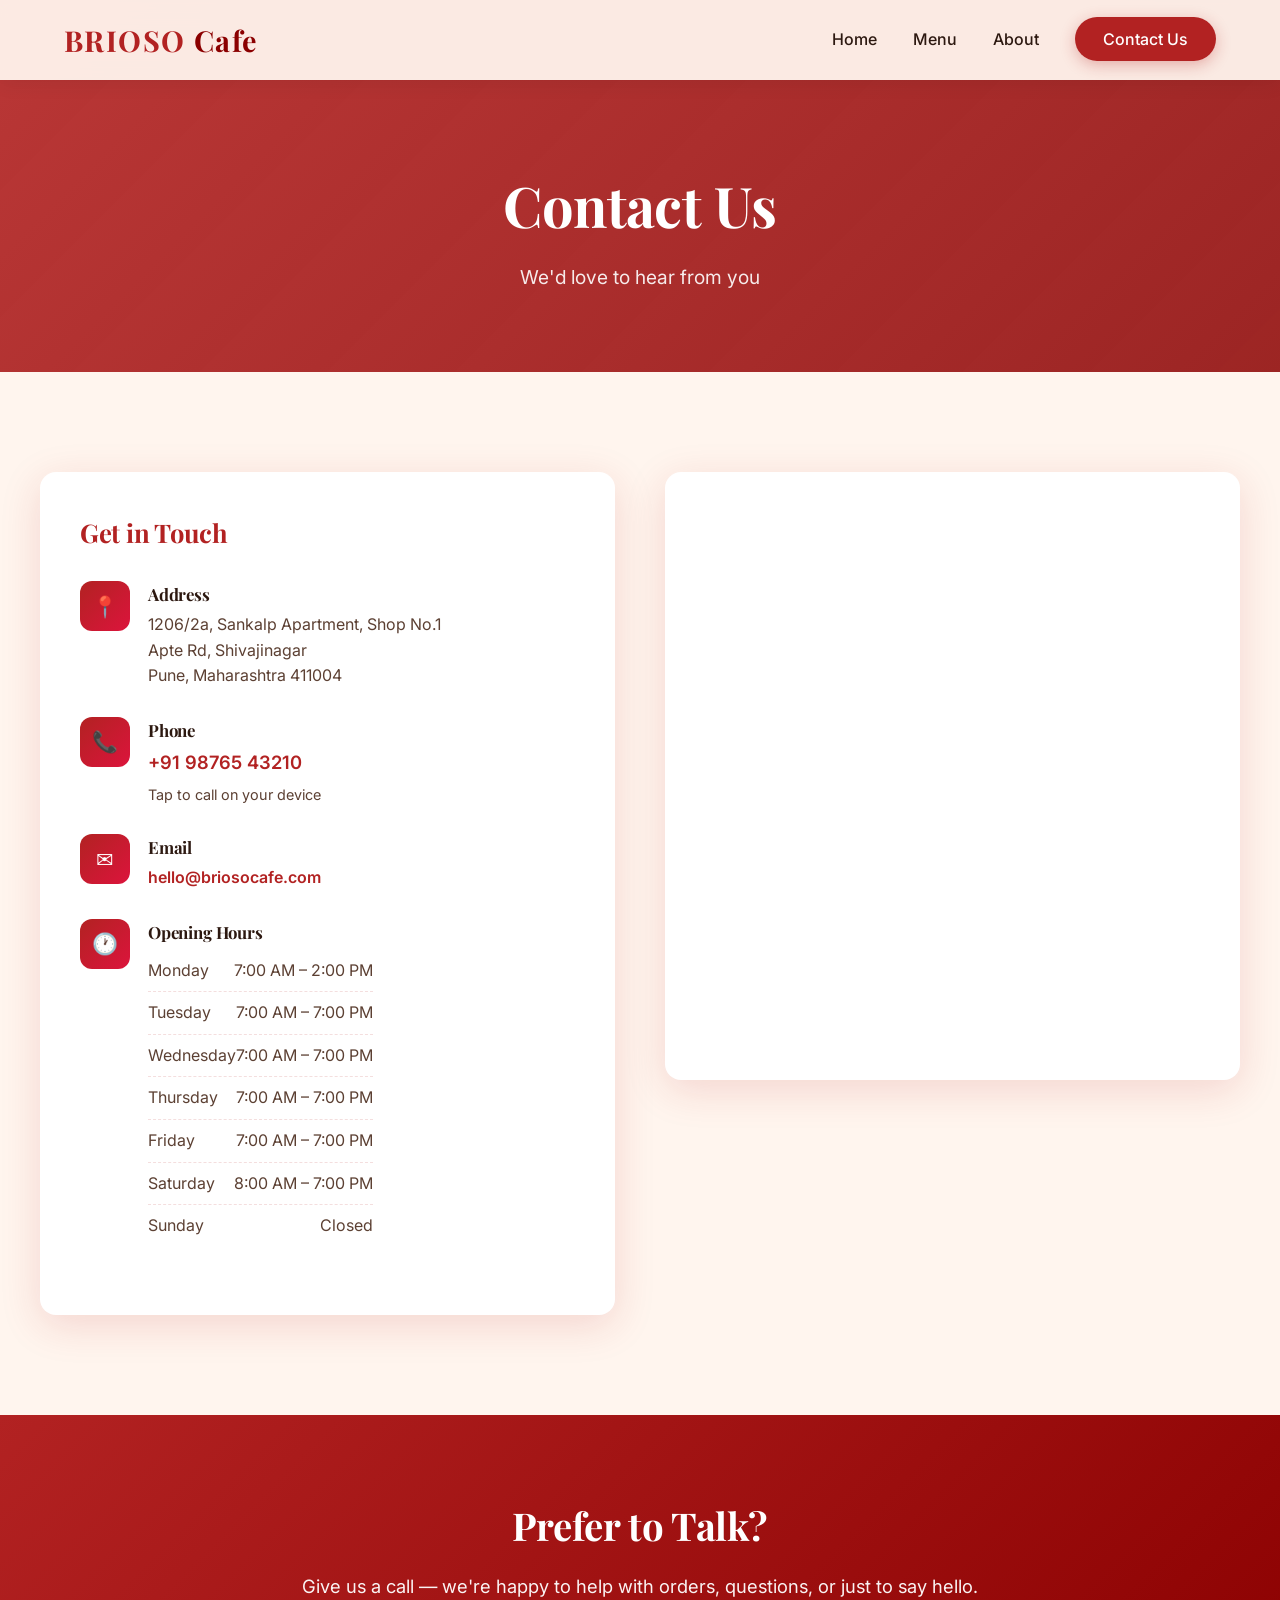
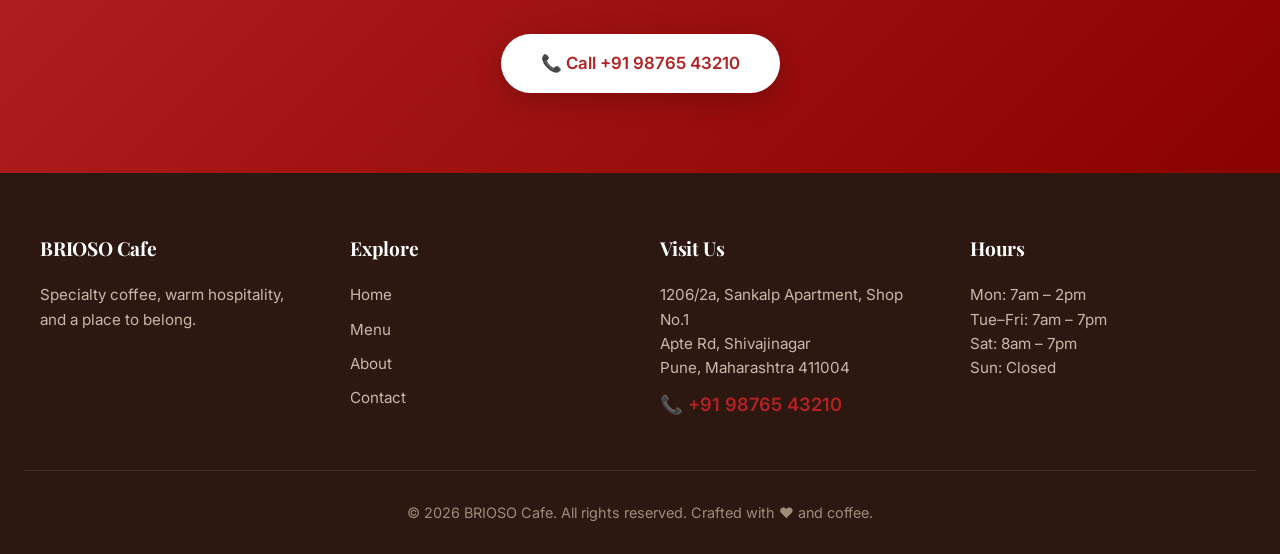
<file: contact.html>
<!DOCTYPE html>
<html lang="en">
<head>
  <meta charset="UTF-8">
  <meta name="viewport" content="width=device-width, initial-scale=1.0">
  <title>Contact Us | BRIOSO Cafe</title>
  <meta name="description" content="Get in touch with BRIOSO Cafe. Find our address, phone number, hours, and send us a message.">
  <link rel="stylesheet" href="styles.css">
  <link rel="preconnect" href="https://fonts.googleapis.com">
  <link rel="preconnect" href="https://fonts.gstatic.com" crossorigin>
  <link href="https://fonts.googleapis.com/css2?family=Playfair+Display:ital,wght@0,400;0,600;0,700;0,900;1,400;1,600&family=Inter:wght@300;400;500;600;700&display=swap" rel="stylesheet">
  <link rel="icon" href="data:image/svg+xml,<svg xmlns='http://www.w3.org/2000/svg' viewBox='0 0 100 100'><text y='.9em' font-size='90'>☕</text></svg>">
</head>
<body>
  <nav class="navbar" id="navbar">
    <div class="nav-container">
      <a href="index.html" class="logo">BRIOSO <span>Cafe</span></a>
      <ul class="nav-links" id="navLinks">
        <li><a href="index.html">Home</a></li>
        <li><a href="menu.html">Menu</a></li>
        <li><a href="about.html">About</a></li>
        <li><a href="contact.html" class="nav-cta active">Contact Us</a></li>
      </ul>
      <div class="hamburger" id="hamburger" aria-label="Toggle menu">
        <span></span>
        <span></span>
        <span></span>
      </div>
    </div>
  </nav>

  <section class="page-hero">
    <h1>Contact Us</h1>
    <p>We'd love to hear from you</p>
  </section>

  <section class="section">
    <div class="container">
      <div class="contact-grid">
        <!-- Contact Info -->
        <div>
          <div class="contact-info-card">
            <h3>Get in Touch</h3>

            <div class="contact-item">
              <div class="contact-icon">📍</div>
              <div>
                <h4>Address</h4>
                <p>1206/2a, Sankalp Apartment, Shop No.1<br>Apte Rd, Shivajinagar<br>Pune, Maharashtra 411004</p>
              </div>
            </div>

            <div class="contact-item">
              <div class="contact-icon">📞</div>
              <div>
                <h4>Phone</h4>
                <a href="tel:+919876543210" class="phone-link">+91 98765 43210</a>
                <p style="margin-top: 6px; font-size: 0.9rem;">Tap to call on your device</p>
              </div>
            </div>

            <div class="contact-item">
              <div class="contact-icon">✉️</div>
              <div>
                <h4>Email</h4>
                <a href="mailto:hello@briosocafe.com" style="color: var(--primary); font-weight: 600;">hello@briosocafe.com</a>
              </div>
            </div>

            <div class="contact-item">
              <div class="contact-icon">🕐</div>
              <div>
                <h4>Opening Hours</h4>
                <ul class="hours-list">
                  <li><span>Monday</span> <span>7:00 AM – 2:00 PM</span></li>
                  <li><span>Tuesday</span> <span>7:00 AM – 7:00 PM</span></li>
                  <li><span>Wednesday</span> <span>7:00 AM – 7:00 PM</span></li>
                  <li><span>Thursday</span> <span>7:00 AM – 7:00 PM</span></li>
                  <li><span>Friday</span> <span>7:00 AM – 7:00 PM</span></li>
                  <li><span>Saturday</span> <span>8:00 AM – 7:00 PM</span></li>
                  <li><span>Sunday</span> <span>Closed</span></li>
                </ul>
              </div>
            </div>
          </div>

        </div>

        <!-- Map -->
        <div>
          <div class="map-placeholder">
            <iframe 
              src="https://www.google.com/maps/embed?pb=!1m18!1m12!1m3!1d3783.563!2d73.8398!3d18.5204!2m3!1f0!2f0!3f0!3m2!1i1024!2i768!4f13.1!3m3!1m2!1s0x3bc2c07f4e0a9b0f%3A0x0!2sApte%20Rd%2C%20Shivajinagar%2C%20Pune%2C%20Maharashtra%20411004!5e0!3m2!1sen!2sin!4v1700000000000" 
              allowfullscreen="" 
              loading="lazy" 
              referrerpolicy="no-referrer-when-downgrade"
              title="BRIOSO Cafe Location Map - Pune">
            </iframe>
          </div>
        </div>
      </div>
    </div>
  </section>

  <!-- Quick Call CTA -->
  <section class="cta-band">
    <h2>Prefer to Talk?</h2>
    <p>Give us a call — we're happy to help with orders, questions, or just to say hello.</p>
    <a href="tel:+919876543210" class="btn btn-primary">📞 Call +91 98765 43210</a>
  </section>

  <footer>
    <div class="footer-grid">
      <div class="footer-col">
        <h4>BRIOSO Cafe</h4>
        <p>Specialty coffee, warm hospitality, and a place to belong.</p>
      </div>
      <div class="footer-col">
        <h4>Explore</h4>
        <a href="index.html">Home</a>
        <a href="menu.html">Menu</a>
        <a href="about.html">About</a>
        <a href="contact.html">Contact</a>
      </div>
      <div class="footer-col">
        <h4>Visit Us</h4>
        <p>1206/2a, Sankalp Apartment, Shop No.1<br>Apte Rd, Shivajinagar<br>Pune, Maharashtra 411004</p>
        <a href="tel:+919876543210" class="phone-link">📞 +91 98765 43210</a>
      </div>
      <div class="footer-col">
        <h4>Hours</h4>
        <p>Mon: 7am – 2pm<br>Tue–Fri: 7am – 7pm<br>Sat: 8am – 7pm<br>Sun: Closed</p>
      </div>
    </div>
    <div class="footer-bottom">
      <p>&copy; 2026 BRIOSO Cafe. All rights reserved. Crafted with ❤️ and coffee.</p>
    </div>
  </footer>

  <script>
    const navbar = document.getElementById('navbar');
    window.addEventListener('scroll', () => {
      if (window.scrollY > 50) navbar.classList.add('scrolled');
      else navbar.classList.remove('scrolled');
    });
    const hamburger = document.getElementById('hamburger');
    const navLinks = document.getElementById('navLinks');
    hamburger.addEventListener('click', () => navLinks.classList.toggle('open'));
    navLinks.querySelectorAll('a').forEach(link => {
      link.addEventListener('click', () => navLinks.classList.remove('open'));
    });
  </script>
</body>
</html>
</file>
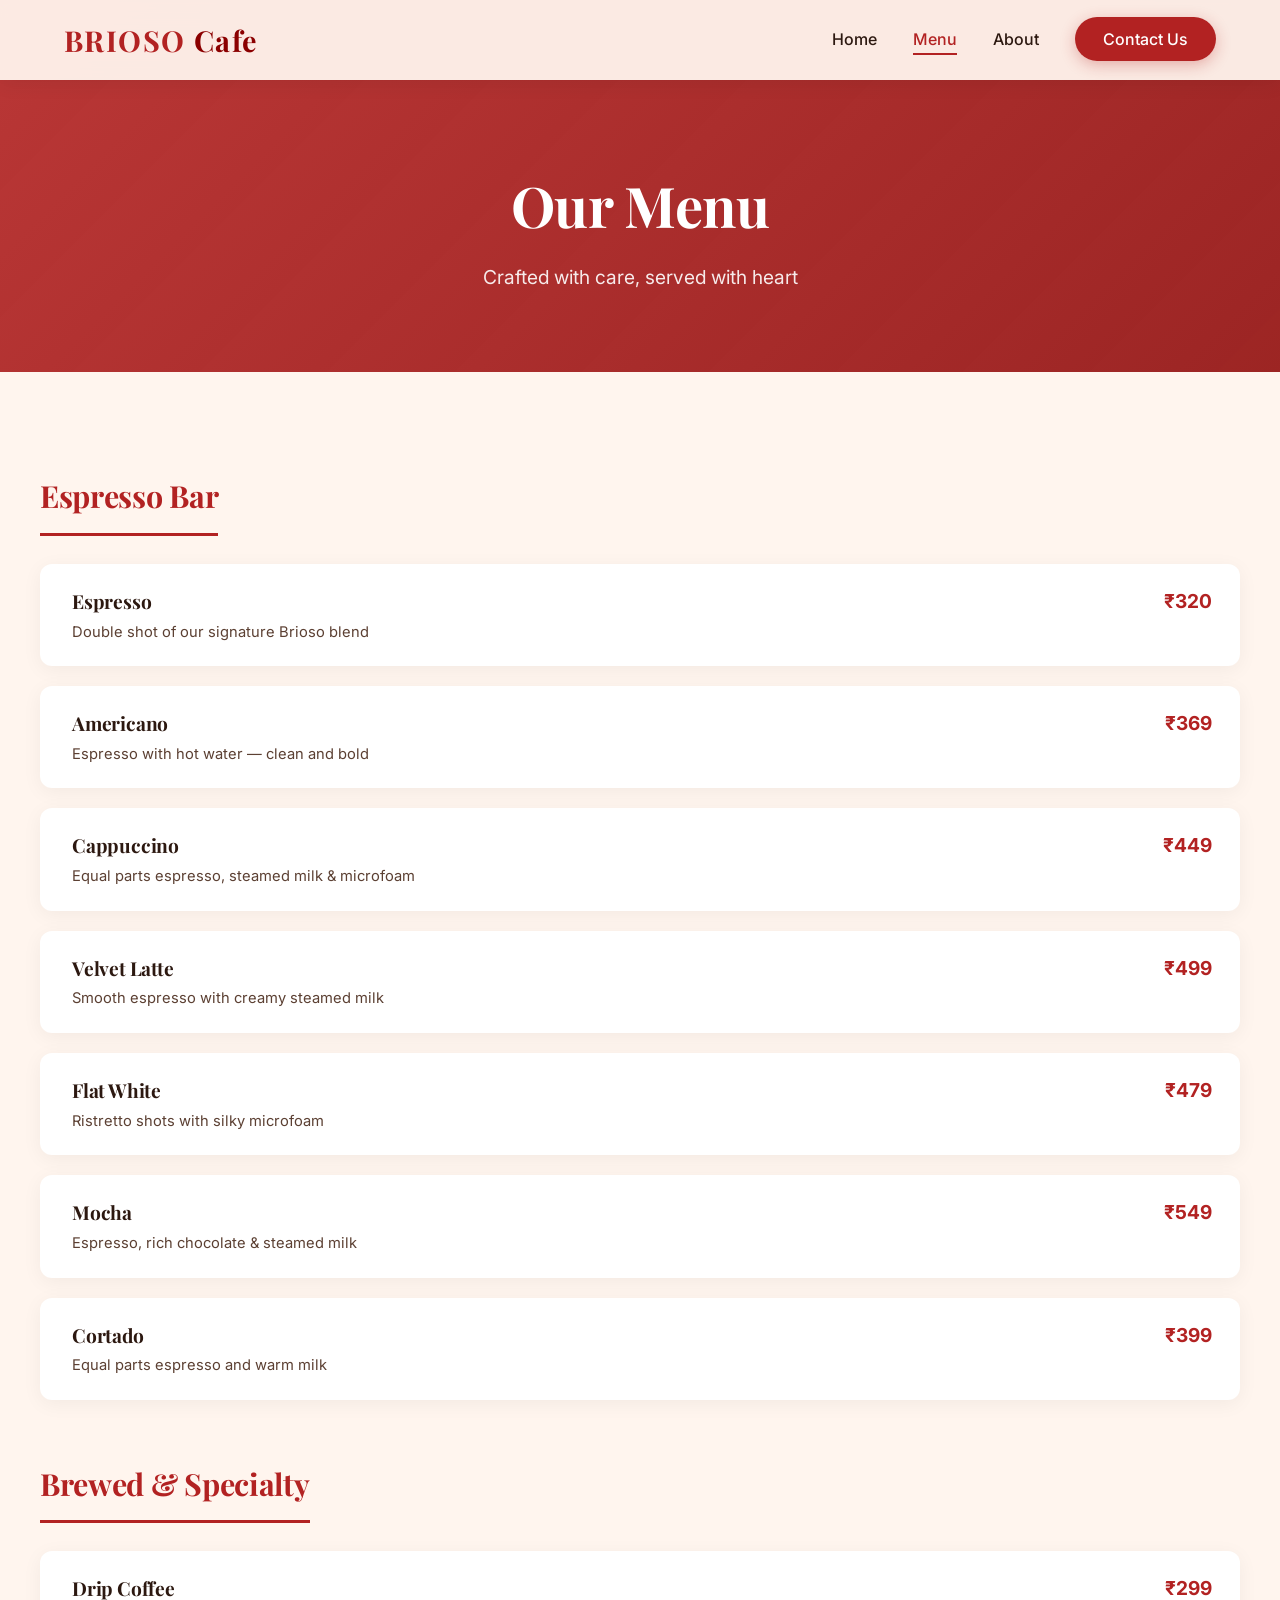
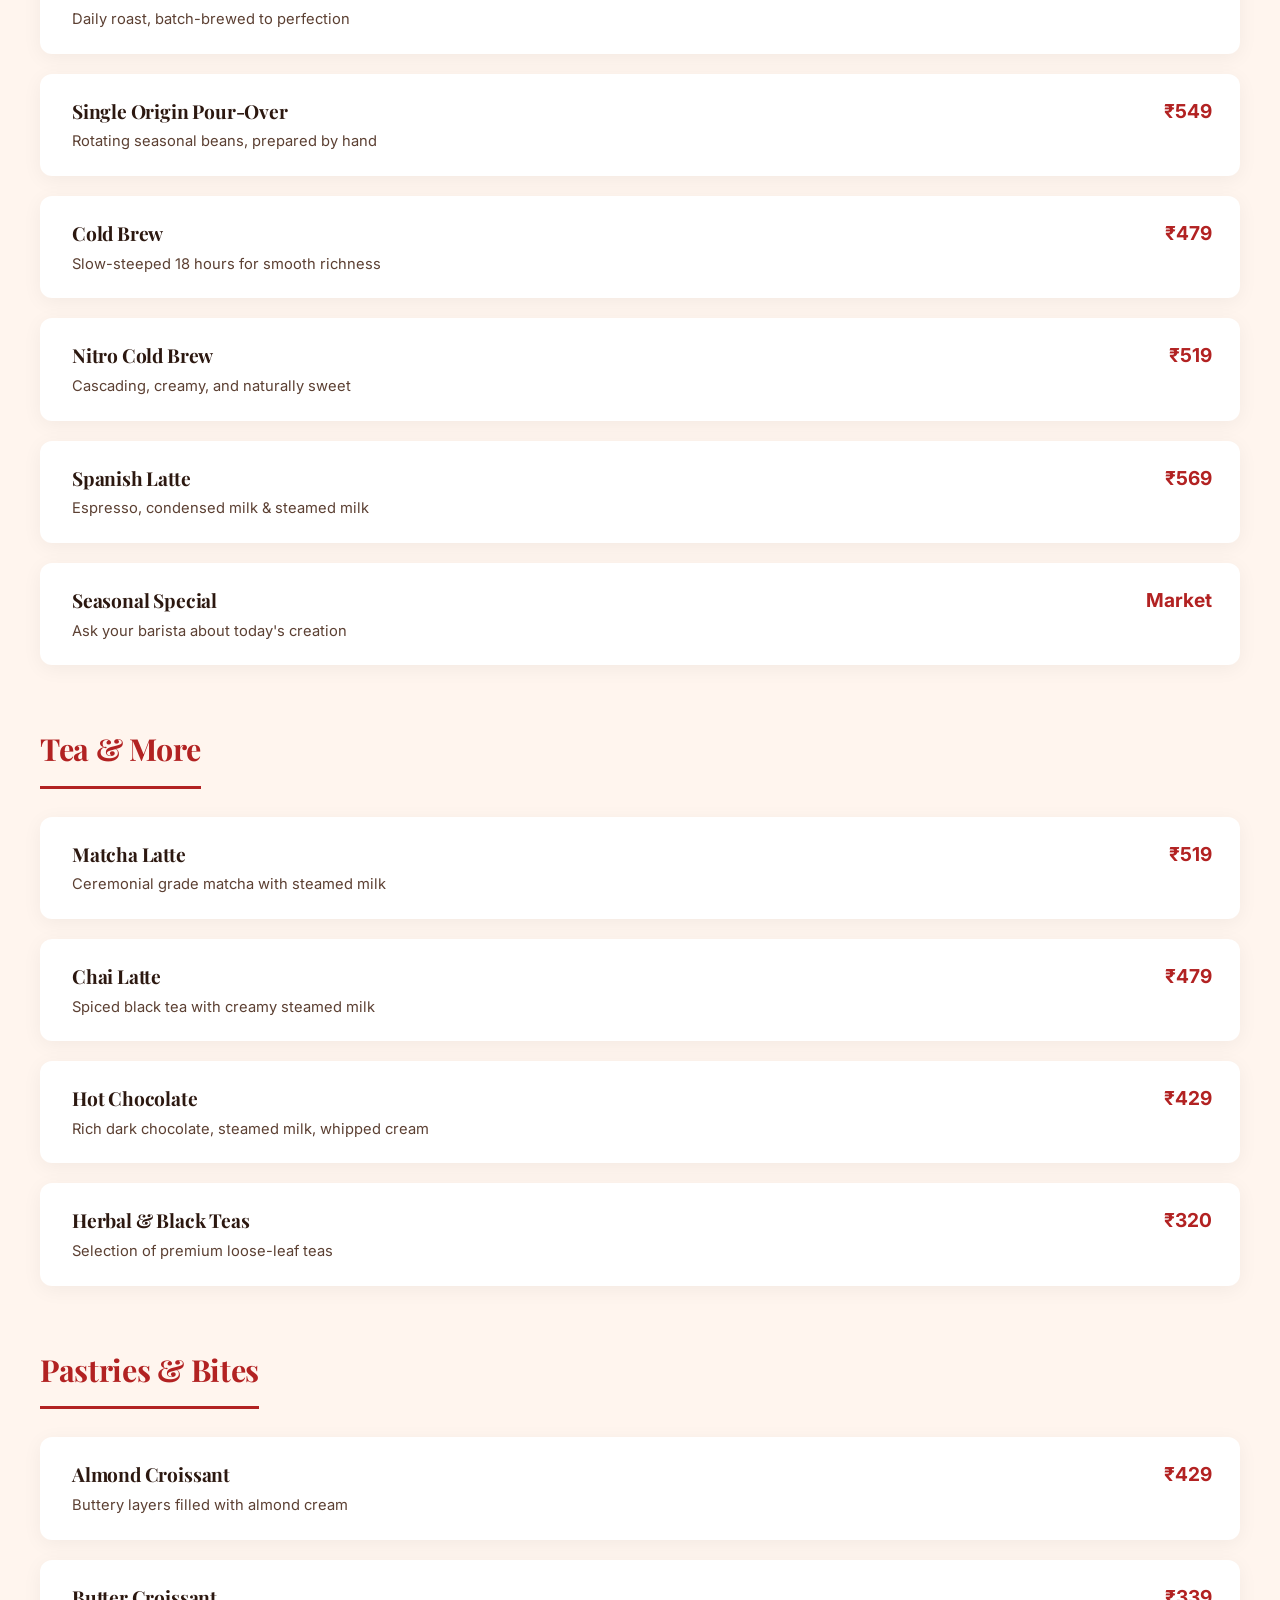
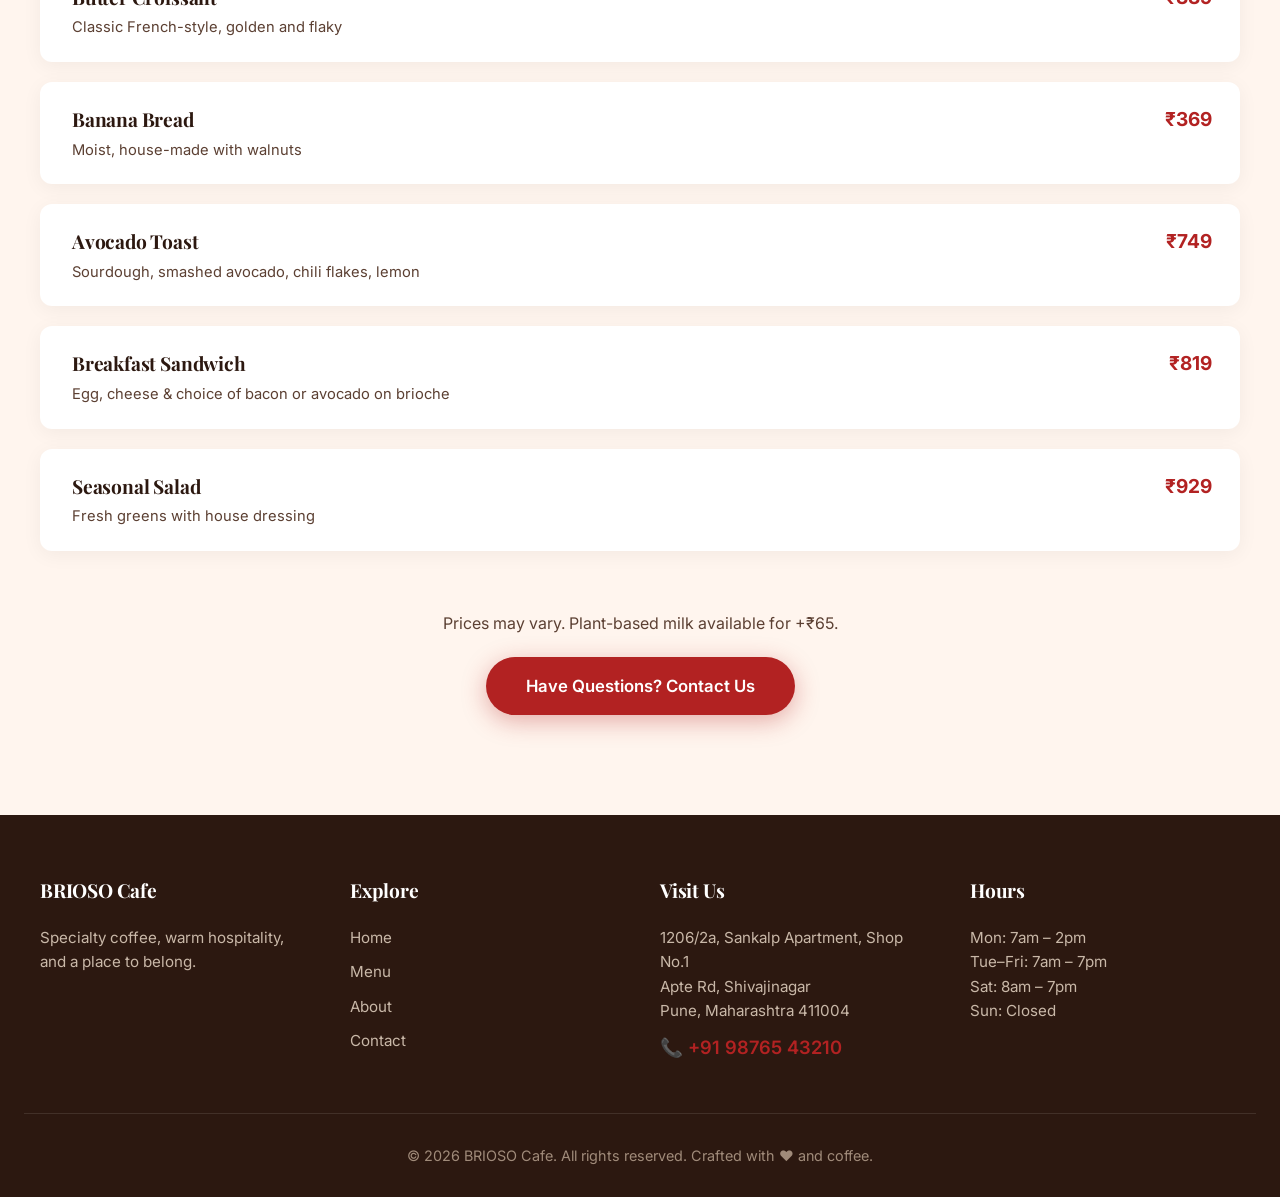
<file: menu.html>
<!DOCTYPE html>
<html lang="en">
<head>
  <meta charset="UTF-8">
  <meta name="viewport" content="width=device-width, initial-scale=1.0">
  <title>Menu | BRIOSO Cafe</title>
  <meta name="description" content="Explore the full menu at BRIOSO Cafe — espresso, pour-overs, specialty drinks, pastries, and light bites.">
  <link rel="stylesheet" href="styles.css">
  <link rel="preconnect" href="https://fonts.googleapis.com">
  <link rel="preconnect" href="https://fonts.gstatic.com" crossorigin>
  <link href="https://fonts.googleapis.com/css2?family=Playfair+Display:ital,wght@0,400;0,600;0,700;0,900;1,400;1,600&family=Inter:wght@300;400;500;600;700&display=swap" rel="stylesheet">
  <link rel="icon" href="data:image/svg+xml,<svg xmlns='http://www.w3.org/2000/svg' viewBox='0 0 100 100'><text y='.9em' font-size='90'>☕</text></svg>">
</head>
<body>
  <nav class="navbar" id="navbar">
    <div class="nav-container">
      <a href="index.html" class="logo">BRIOSO <span>Cafe</span></a>
      <ul class="nav-links" id="navLinks">
        <li><a href="index.html">Home</a></li>
        <li><a href="menu.html" class="active">Menu</a></li>
        <li><a href="about.html">About</a></li>
        <li><a href="contact.html" class="nav-cta">Contact Us</a></li>
      </ul>
      <div class="hamburger" id="hamburger" aria-label="Toggle menu">
        <span></span>
        <span></span>
        <span></span>
      </div>
    </div>
  </nav>

  <section class="page-hero">
    <h1>Our Menu</h1>
    <p>Crafted with care, served with heart</p>
  </section>

  <section class="section">
    <div class="container">
      <!-- Espresso -->
      <div class="menu-category">
        <h2>Espresso Bar</h2>
        <div class="menu-list">
          <div class="menu-row">
            <div class="menu-row-info">
              <h3>Espresso</h3>
              <p>Double shot of our signature Brioso blend</p>
            </div>
            <div class="price">₹320</div>
          </div>
          <div class="menu-row">
            <div class="menu-row-info">
              <h3>Americano</h3>
              <p>Espresso with hot water — clean and bold</p>
            </div>
            <div class="price">₹369</div>
          </div>
          <div class="menu-row">
            <div class="menu-row-info">
              <h3>Cappuccino</h3>
              <p>Equal parts espresso, steamed milk & microfoam</p>
            </div>
            <div class="price">₹449</div>
          </div>
          <div class="menu-row">
            <div class="menu-row-info">
              <h3>Velvet Latte</h3>
              <p>Smooth espresso with creamy steamed milk</p>
            </div>
            <div class="price">₹499</div>
          </div>
          <div class="menu-row">
            <div class="menu-row-info">
              <h3>Flat White</h3>
              <p>Ristretto shots with silky microfoam</p>
            </div>
            <div class="price">₹479</div>
          </div>
          <div class="menu-row">
            <div class="menu-row-info">
              <h3>Mocha</h3>
              <p>Espresso, rich chocolate & steamed milk</p>
            </div>
            <div class="price">₹549</div>
          </div>
          <div class="menu-row">
            <div class="menu-row-info">
              <h3>Cortado</h3>
              <p>Equal parts espresso and warm milk</p>
            </div>
            <div class="price">₹399</div>
          </div>
        </div>
      </div>

      <!-- Brewed & Specialty -->
      <div class="menu-category">
        <h2>Brewed & Specialty</h2>
        <div class="menu-list">
          <div class="menu-row">
            <div class="menu-row-info">
              <h3>Drip Coffee</h3>
              <p>Daily roast, batch-brewed to perfection</p>
            </div>
            <div class="price">₹299</div>
          </div>
          <div class="menu-row">
            <div class="menu-row-info">
              <h3>Single Origin Pour-Over</h3>
              <p>Rotating seasonal beans, prepared by hand</p>
            </div>
            <div class="price">₹549</div>
          </div>
          <div class="menu-row">
            <div class="menu-row-info">
              <h3>Cold Brew</h3>
              <p>Slow-steeped 18 hours for smooth richness</p>
            </div>
            <div class="price">₹479</div>
          </div>
          <div class="menu-row">
            <div class="menu-row-info">
              <h3>Nitro Cold Brew</h3>
              <p>Cascading, creamy, and naturally sweet</p>
            </div>
            <div class="price">₹519</div>
          </div>
          <div class="menu-row">
            <div class="menu-row-info">
              <h3>Spanish Latte</h3>
              <p>Espresso, condensed milk & steamed milk</p>
            </div>
            <div class="price">₹569</div>
          </div>
          <div class="menu-row">
            <div class="menu-row-info">
              <h3>Seasonal Special</h3>
              <p>Ask your barista about today's creation</p>
            </div>
            <div class="price">Market</div>
          </div>
        </div>
      </div>

      <!-- Non-Coffee -->
      <div class="menu-category">
        <h2>Tea & More</h2>
        <div class="menu-list">
          <div class="menu-row">
            <div class="menu-row-info">
              <h3>Matcha Latte</h3>
              <p>Ceremonial grade matcha with steamed milk</p>
            </div>
            <div class="price">₹519</div>
          </div>
          <div class="menu-row">
            <div class="menu-row-info">
              <h3>Chai Latte</h3>
              <p>Spiced black tea with creamy steamed milk</p>
            </div>
            <div class="price">₹479</div>
          </div>
          <div class="menu-row">
            <div class="menu-row-info">
              <h3>Hot Chocolate</h3>
              <p>Rich dark chocolate, steamed milk, whipped cream</p>
            </div>
            <div class="price">₹429</div>
          </div>
          <div class="menu-row">
            <div class="menu-row-info">
              <h3>Herbal & Black Teas</h3>
              <p>Selection of premium loose-leaf teas</p>
            </div>
            <div class="price">₹320</div>
          </div>
        </div>
      </div>

      <!-- Food -->
      <div class="menu-category">
        <h2>Pastries & Bites</h2>
        <div class="menu-list">
          <div class="menu-row">
            <div class="menu-row-info">
              <h3>Almond Croissant</h3>
              <p>Buttery layers filled with almond cream</p>
            </div>
            <div class="price">₹429</div>
          </div>
          <div class="menu-row">
            <div class="menu-row-info">
              <h3>Butter Croissant</h3>
              <p>Classic French-style, golden and flaky</p>
            </div>
            <div class="price">₹339</div>
          </div>
          <div class="menu-row">
            <div class="menu-row-info">
              <h3>Banana Bread</h3>
              <p>Moist, house-made with walnuts</p>
            </div>
            <div class="price">₹369</div>
          </div>
          <div class="menu-row">
            <div class="menu-row-info">
              <h3>Avocado Toast</h3>
              <p>Sourdough, smashed avocado, chili flakes, lemon</p>
            </div>
            <div class="price">₹749</div>
          </div>
          <div class="menu-row">
            <div class="menu-row-info">
              <h3>Breakfast Sandwich</h3>
              <p>Egg, cheese & choice of bacon or avocado on brioche</p>
            </div>
            <div class="price">₹819</div>
          </div>
          <div class="menu-row">
            <div class="menu-row-info">
              <h3>Seasonal Salad</h3>
              <p>Fresh greens with house dressing</p>
            </div>
            <div class="price">₹929</div>
          </div>
        </div>
      </div>

      <div class="text-center" style="margin-top: 50px;">
        <p style="color: var(--text-light); margin-bottom: 20px;">Prices may vary. Plant-based milk available for +₹65.</p>
        <a href="contact.html" class="btn btn-red">Have Questions? Contact Us</a>
      </div>
    </div>
  </section>

  <footer>
    <div class="footer-grid">
      <div class="footer-col">
        <h4>BRIOSO Cafe</h4>
        <p>Specialty coffee, warm hospitality, and a place to belong.</p>
      </div>
      <div class="footer-col">
        <h4>Explore</h4>
        <a href="index.html">Home</a>
        <a href="menu.html">Menu</a>
        <a href="about.html">About</a>
        <a href="contact.html">Contact</a>
      </div>
      <div class="footer-col">
        <h4>Visit Us</h4>
        <p>1206/2a, Sankalp Apartment, Shop No.1<br>Apte Rd, Shivajinagar<br>Pune, Maharashtra 411004</p>
        <a href="tel:+919876543210" class="phone-link">📞 +91 98765 43210</a>
      </div>
      <div class="footer-col">
        <h4>Hours</h4>
        <p>Mon: 7am – 2pm<br>Tue–Fri: 7am – 7pm<br>Sat: 8am – 7pm<br>Sun: Closed</p>
      </div>
    </div>
    <div class="footer-bottom">
      <p>&copy; 2026 BRIOSO Cafe. All rights reserved. Crafted with ❤️ and coffee.</p>
    </div>
  </footer>

  <script>
    const navbar = document.getElementById('navbar');
    window.addEventListener('scroll', () => {
      if (window.scrollY > 50) navbar.classList.add('scrolled');
      else navbar.classList.remove('scrolled');
    });
    const hamburger = document.getElementById('hamburger');
    const navLinks = document.getElementById('navLinks');
    hamburger.addEventListener('click', () => navLinks.classList.toggle('open'));
    navLinks.querySelectorAll('a').forEach(link => {
      link.addEventListener('click', () => navLinks.classList.remove('open'));
    });
  </script>
</body>
</html>
</file>
<file: styles.css>
/* BRIOSO Cafe - Beautiful Red Theme Styles */
@import url('https://fonts.googleapis.com/css2?family=Playfair+Display:ital,wght@0,400;0,600;0,700;0,900;1,400;1,600&family=Inter:wght@300;400;500;600;700&display=swap');

:root {
  --primary: #B22222; /* Firebrick red */
  --primary-dark: #8B0000;
  --primary-light: #DC143C;
  --accent: #FFF5EE; /* Seashell / cream */
  --accent-warm: #FFE4C4; /* Bisque */
  --text-dark: #2C1810;
  --text-light: #5C4033;
  --white: #FFFFFF;
  --shadow: 0 10px 40px rgba(178, 34, 34, 0.15);
  --shadow-hover: 0 15px 50px rgba(178, 34, 34, 0.25);
  --radius: 16px;
  --transition: all 0.35s cubic-bezier(0.4, 0, 0.2, 1);
}

* {
  margin: 0;
  padding: 0;
  box-sizing: border-box;
}

html {
  scroll-behavior: smooth;
}

body {
  font-family: 'Inter', system-ui, -apple-system, BlinkMacSystemFont, sans-serif;
  background-color: var(--accent);
  color: var(--text-dark);
  line-height: 1.6;
  overflow-x: hidden;
}

/* Typography */
h1, h2, h3, h4 {
  font-family: 'Playfair Display', 'Georgia', serif;
  font-weight: 700;
  letter-spacing: -0.01em;
}

a {
  text-decoration: none;
  color: inherit;
  transition: var(--transition);
}

img {
  max-width: 100%;
  height: auto;
  display: block;
}

/* Navigation */
.navbar {
  position: fixed;
  top: 0;
  left: 0;
  right: 0;
  z-index: 1000;
  background: rgba(255, 245, 238, 0.95);
  backdrop-filter: blur(12px);
  box-shadow: 0 2px 20px rgba(0,0,0,0.08);
  transition: var(--transition);
}

.navbar.scrolled {
  background: rgba(178, 34, 34, 0.97);
  box-shadow: 0 4px 30px rgba(0,0,0,0.2);
}

.navbar.scrolled .logo,
.navbar.scrolled .nav-links a {
  color: var(--white);
}

.navbar.scrolled .nav-links a:hover,
.navbar.scrolled .nav-links a.active {
  color: var(--accent-warm);
}

.nav-container {
  max-width: 1200px;
  margin: 0 auto;
  padding: 0 24px;
  display: flex;
  align-items: center;
  justify-content: space-between;
  height: 80px;
}

.logo {
  font-family: 'Playfair Display', serif;
  font-size: 1.8rem;
  font-weight: 700;
  color: var(--primary);
  letter-spacing: 0.05em;
  display: flex;
  align-items: center;
  gap: 8px;
}

.logo span {
  color: var(--primary-dark);
}

.nav-links {
  display: flex;
  list-style: none;
  gap: 36px;
  align-items: center;
}

.nav-links a {
  font-weight: 500;
  font-size: 1rem;
  color: var(--text-dark);
  position: relative;
  padding: 6px 0;
}

.nav-links a::after {
  content: '';
  position: absolute;
  bottom: 0;
  left: 0;
  width: 0;
  height: 2px;
  background: var(--primary);
  transition: var(--transition);
}

.nav-links a:hover::after,
.nav-links a.active::after {
  width: 100%;
}

.nav-links a:hover,
.nav-links a.active {
  color: var(--primary);
}

.nav-cta {
  background: var(--primary);
  color: var(--white) !important;
  padding: 12px 28px !important;
  border-radius: 50px;
  font-weight: 600;
  box-shadow: 0 4px 15px rgba(178, 34, 34, 0.3);
}

.nav-cta::after {
  display: none !important;
}

.nav-cta:hover {
  background: var(--primary-dark) !important;
  transform: translateY(-2px);
  box-shadow: 0 6px 20px rgba(178, 34, 34, 0.4);
  color: var(--white) !important;
}

.navbar.scrolled .nav-cta {
  background: var(--white);
  color: var(--primary) !important;
}

.navbar.scrolled .nav-cta:hover {
  background: var(--accent-warm) !important;
  color: var(--primary-dark) !important;
}

/* Mobile menu */
.hamburger {
  display: none;
  flex-direction: column;
  gap: 6px;
  cursor: pointer;
  padding: 8px;
  z-index: 1001;
}

.hamburger span {
  width: 28px;
  height: 3px;
  background: var(--primary);
  border-radius: 2px;
  transition: var(--transition);
}

.navbar.scrolled .hamburger span {
  background: var(--white);
}

/* Hero */
.hero {
  min-height: 100vh;
  display: flex;
  align-items: center;
  justify-content: center;
  position: relative;
  background: linear-gradient(135deg, rgba(178, 34, 34, 0.85), rgba(139, 0, 0, 0.75)),
              url('https://images.unsplash.com/photo-1495474472287-4d71bcdd2085?w=1600&q=80') center/cover no-repeat;
  color: var(--white);
  text-align: center;
  padding: 120px 24px 80px;
}

.hero-content {
  max-width: 800px;
  animation: fadeUp 1s ease-out;
}

.hero h1 {
  font-size: clamp(2.8rem, 6vw, 4.5rem);
  margin-bottom: 20px;
  text-shadow: 0 4px 20px rgba(0,0,0,0.3);
  line-height: 1.15;
}

.hero p {
  font-size: clamp(1.1rem, 2.5vw, 1.4rem);
  margin-bottom: 40px;
  opacity: 0.95;
  max-width: 600px;
  margin-left: auto;
  margin-right: auto;
}

.btn {
  display: inline-block;
  padding: 16px 40px;
  border-radius: 50px;
  font-weight: 600;
  font-size: 1.05rem;
  cursor: pointer;
  transition: var(--transition);
  border: none;
  text-align: center;
}

.btn-primary {
  background: var(--white);
  color: var(--primary);
  box-shadow: 0 8px 30px rgba(0,0,0,0.2);
}

.btn-primary:hover {
  transform: translateY(-4px);
  box-shadow: 0 12px 40px rgba(0,0,0,0.3);
  background: var(--accent-warm);
}

.btn-outline {
  background: transparent;
  color: var(--white);
  border: 2px solid var(--white);
  margin-left: 16px;
}

.btn-outline:hover {
  background: var(--white);
  color: var(--primary);
}

.btn-red {
  background: var(--primary);
  color: var(--white);
  box-shadow: 0 6px 25px rgba(178, 34, 34, 0.35);
}

.btn-red:hover {
  background: var(--primary-dark);
  transform: translateY(-3px);
  box-shadow: 0 10px 35px rgba(178, 34, 34, 0.45);
}

/* Sections */
.section {
  padding: 100px 24px;
}

.section-title {
  text-align: center;
  margin-bottom: 60px;
}

.section-title h2 {
  font-size: clamp(2rem, 4vw, 2.8rem);
  color: var(--primary);
  margin-bottom: 16px;
}

.section-title p {
  color: var(--text-light);
  font-size: 1.15rem;
  max-width: 600px;
  margin: 0 auto;
}

.container {
  max-width: 1200px;
  margin: 0 auto;
}

/* Features / Cards */
.features {
  display: grid;
  grid-template-columns: repeat(auto-fit, minmax(280px, 1fr));
  gap: 32px;
}

.feature-card {
  background: var(--white);
  border-radius: var(--radius);
  padding: 40px 28px;
  text-align: center;
  box-shadow: var(--shadow);
  transition: var(--transition);
  border: 1px solid rgba(178, 34, 34, 0.08);
}

.feature-card:hover {
  transform: translateY(-8px);
  box-shadow: var(--shadow-hover);
}

.feature-icon {
  width: 70px;
  height: 70px;
  background: linear-gradient(135deg, var(--primary), var(--primary-light));
  border-radius: 50%;
  display: flex;
  align-items: center;
  justify-content: center;
  margin: 0 auto 24px;
  font-size: 1.8rem;
  color: white;
}

.feature-card h3 {
  font-size: 1.4rem;
  margin-bottom: 12px;
  color: var(--text-dark);
}

.feature-card p {
  color: var(--text-light);
  font-size: 0.98rem;
}

/* Menu Preview */
.menu-preview {
  background: linear-gradient(180deg, var(--accent) 0%, #FFE8D6 100%);
}

.menu-grid {
  display: grid;
  grid-template-columns: repeat(auto-fit, minmax(260px, 1fr));
  gap: 28px;
}

.menu-item {
  background: var(--white);
  border-radius: var(--radius);
  overflow: hidden;
  box-shadow: var(--shadow);
  transition: var(--transition);
}

.menu-item:hover {
  transform: translateY(-6px);
  box-shadow: var(--shadow-hover);
}

.menu-item img {
  width: 100%;
  height: 200px;
  object-fit: cover;
}

.menu-item-content {
  padding: 24px;
}

.menu-item h3 {
  font-size: 1.25rem;
  margin-bottom: 8px;
  color: var(--primary-dark);
}

.menu-item .price {
  color: var(--primary);
  font-weight: 700;
  font-size: 1.15rem;
  margin-top: 12px;
}

.menu-item p {
  color: var(--text-light);
  font-size: 0.95rem;
}

/* About preview */
.about-preview {
  display: grid;
  grid-template-columns: 1fr 1fr;
  gap: 60px;
  align-items: center;
}

.about-preview img {
  border-radius: var(--radius);
  box-shadow: var(--shadow);
  height: 420px;
  object-fit: cover;
  width: 100%;
}

.about-text h2 {
  color: var(--primary);
  font-size: 2.4rem;
  margin-bottom: 20px;
}

.about-text p {
  color: var(--text-light);
  margin-bottom: 16px;
  font-size: 1.05rem;
}

/* Contact CTA band */
.cta-band {
  background: linear-gradient(135deg, var(--primary), var(--primary-dark));
  color: white;
  text-align: center;
  padding: 80px 24px;
}

.cta-band h2 {
  font-size: 2.4rem;
  margin-bottom: 16px;
}

.cta-band p {
  font-size: 1.15rem;
  margin-bottom: 32px;
  opacity: 0.95;
}

/* Footer */
footer {
  background: var(--text-dark);
  color: #E8D5C4;
  padding: 60px 24px 30px;
}

.footer-grid {
  max-width: 1200px;
  margin: 0 auto;
  display: grid;
  grid-template-columns: repeat(auto-fit, minmax(220px, 1fr));
  gap: 40px;
  margin-bottom: 40px;
}

.footer-col h4 {
  color: var(--white);
  font-size: 1.2rem;
  margin-bottom: 20px;
  font-family: 'Playfair Display', Georgia, serif;
}

.footer-col p, .footer-col a {
  color: #C9B8A8;
  font-size: 0.95rem;
  display: block;
  margin-bottom: 10px;
}

.footer-col a:hover {
  color: var(--accent-warm);
}

.footer-bottom {
  text-align: center;
  padding-top: 30px;
  border-top: 1px solid rgba(255,255,255,0.1);
  font-size: 0.9rem;
  color: #A08B7A;
}

/* Page Hero (inner pages) */
.page-hero {
  background: linear-gradient(135deg, rgba(178, 34, 34, 0.9), rgba(139, 0, 0, 0.85)),
              url('https://images.unsplash.com/photo-1509042239860-f550ce710b93?w=1600&q=80') center/cover no-repeat;
  color: white;
  text-align: center;
  padding: 160px 24px 80px;
}

.page-hero h1 {
  font-size: clamp(2.4rem, 5vw, 3.5rem);
  margin-bottom: 12px;
}

.page-hero p {
  font-size: 1.2rem;
  opacity: 0.9;
}

/* Contact Page */
.contact-grid {
  display: grid;
  grid-template-columns: 1fr 1fr;
  gap: 50px;
  align-items: start;
}

.contact-info-card {
  background: var(--white);
  border-radius: var(--radius);
  padding: 40px;
  box-shadow: var(--shadow);
}

.contact-info-card h3 {
  color: var(--primary);
  font-size: 1.6rem;
  margin-bottom: 28px;
}

.contact-item {
  display: flex;
  align-items: flex-start;
  gap: 18px;
  margin-bottom: 28px;
}

.contact-icon {
  width: 50px;
  height: 50px;
  background: linear-gradient(135deg, var(--primary), var(--primary-light));
  border-radius: 12px;
  display: flex;
  align-items: center;
  justify-content: center;
  color: white;
  font-size: 1.3rem;
  flex-shrink: 0;
}

.contact-item h4 {
  font-size: 1.05rem;
  margin-bottom: 4px;
  color: var(--text-dark);
}

.contact-item p, .contact-item a {
  color: var(--text-light);
  font-size: 1rem;
}

.phone-link {
  color: var(--primary) !important;
  font-weight: 600;
  font-size: 1.15rem !important;
  display: inline-flex;
  align-items: center;
  gap: 8px;
}

.phone-link:hover {
  color: var(--primary-dark) !important;
  text-decoration: underline;
}

.hours-list {
  list-style: none;
}

.hours-list li {
  display: flex;
  justify-content: space-between;
  padding: 8px 0;
  border-bottom: 1px dashed rgba(178, 34, 34, 0.15);
  color: var(--text-light);
}

.hours-list li:last-child {
  border-bottom: none;
}

.map-placeholder {
  background: var(--white);
  border-radius: var(--radius);
  overflow: hidden;
  box-shadow: var(--shadow);
  height: 100%;
  min-height: 600px;
}

.map-placeholder iframe {
  width: 100%;
  height: 100%;
  min-height: 600px;
  border: none;
}

/* Form */
.contact-form {
  background: var(--white);
  padding: 40px;
  border-radius: var(--radius);
  box-shadow: var(--shadow);
}

.form-group {
  margin-bottom: 22px;
}

.form-group label {
  display: block;
  margin-bottom: 8px;
  font-weight: 600;
  color: var(--text-dark);
  font-size: 0.95rem;
}

.form-group input,
.form-group textarea,
.form-group select {
  width: 100%;
  padding: 14px 18px;
  border: 2px solid #E8D5C4;
  border-radius: 12px;
  font-size: 1rem;
  font-family: inherit;
  transition: var(--transition);
  background: #FFFBF7;
}

.form-group input:focus,
.form-group textarea:focus,
.form-group select:focus {
  outline: none;
  border-color: var(--primary);
  box-shadow: 0 0 0 4px rgba(178, 34, 34, 0.15);
}

.form-group textarea {
  resize: vertical;
  min-height: 140px;
}

/* Menu Page */
.menu-category {
  margin-bottom: 60px;
}

.menu-category h2 {
  color: var(--primary);
  font-size: 1.9rem;
  margin-bottom: 28px;
  padding-bottom: 12px;
  border-bottom: 3px solid var(--primary);
  display: inline-block;
}

.menu-list {
  display: grid;
  gap: 20px;
}

.menu-row {
  display: flex;
  justify-content: space-between;
  align-items: flex-start;
  background: var(--white);
  padding: 22px 28px;
  border-radius: 12px;
  box-shadow: 0 4px 20px rgba(0,0,0,0.05);
  transition: var(--transition);
  border-left: 4px solid transparent;
}

.menu-row:hover {
  border-left-color: var(--primary);
  transform: translateX(6px);
  box-shadow: var(--shadow);
}

.menu-row-info h3 {
  font-size: 1.2rem;
  margin-bottom: 4px;
  color: var(--text-dark);
}

.menu-row-info p {
  color: var(--text-light);
  font-size: 0.92rem;
}

.menu-row .price {
  font-weight: 700;
  color: var(--primary);
  font-size: 1.2rem;
  white-space: nowrap;
  margin-left: 20px;
}

/* About Page */
.story-section {
  display: grid;
  grid-template-columns: 1fr 1fr;
  gap: 50px;
  align-items: center;
  margin-bottom: 80px;
}

.story-section img {
  border-radius: var(--radius);
  box-shadow: var(--shadow);
  height: 380px;
  object-fit: cover;
  width: 100%;
}

.story-section.reverse {
  direction: rtl;
}

.story-section.reverse > * {
  direction: ltr;
}

.values-grid {
  display: grid;
  grid-template-columns: repeat(auto-fit, minmax(250px, 1fr));
  gap: 28px;
}

.value-card {
  background: var(--white);
  padding: 36px 28px;
  border-radius: var(--radius);
  text-align: center;
  box-shadow: var(--shadow);
  transition: var(--transition);
}

.value-card:hover {
  transform: translateY(-6px);
}

.value-card .icon {
  font-size: 2.5rem;
  margin-bottom: 16px;
}

.value-card h3 {
  color: var(--primary);
  margin-bottom: 10px;
}

/* Animations */
@keyframes fadeUp {
  from {
    opacity: 0;
    transform: translateY(30px);
  }
  to {
    opacity: 1;
    transform: translateY(0);
  }
}


/* Responsive */

/* ── 900px: tablets & small laptops ── */
@media (max-width: 900px) {
  .about-preview,
  .contact-grid,
  .story-section {
    grid-template-columns: 1fr;
  }

  .story-section.reverse {
    direction: ltr;
  }

  .about-preview img,
  .story-section img {
    height: 280px;
  }

  .btn-outline {
    margin-left: 0;
    margin-top: 16px;
  }

  .hero .btn {
    display: block;
    width: 100%;
    max-width: 300px;
    margin: 12px auto 0;
  }

  .cta-band h2 {
    font-size: clamp(1.6rem, 4vw, 2.4rem);
  }

  .section-title h2 {
    font-size: clamp(1.6rem, 3.5vw, 2.8rem);
  }

  .contact-info-card {
    padding: 28px;
  }

  /* Map shorter on tablet so it doesn't dominate */
  .map-placeholder,
  .map-placeholder iframe {
    min-height: 380px;
  }
}

/* ── 768px: mobile ── */
@media (max-width: 768px) {
  /* Mobile nav */
  .hamburger {
    display: flex;
  }

  .nav-links {
    position: fixed;
    top: 0;
    right: -100%;
    width: 280px;
    height: 100vh;
    background: var(--white);
    flex-direction: column;
    padding: 100px 40px 40px;
    gap: 24px;
    box-shadow: -10px 0 40px rgba(0,0,0,0.15);
    transition: right 0.4s ease;
    z-index: 999;
  }

  .nav-links.open {
    right: 0;
  }

  .nav-links a {
    font-size: 1.15rem;
  }

  .nav-cta {
    text-align: center;
  }

  /* Sections */
  .section {
    padding: 60px 20px;
  }

  .page-hero {
    padding: 130px 20px 60px;
  }

  .hero {
    padding: 120px 20px 70px;
  }

  /* Typography */
  .hero h1 {
    font-size: clamp(2.2rem, 8vw, 3.5rem);
  }

  .hero p {
    font-size: clamp(1rem, 3.5vw, 1.2rem);
  }

  .cta-band {
    padding: 60px 20px;
  }

  .cta-band h2 {
    font-size: clamp(1.5rem, 5vw, 2rem);
  }

  .cta-band p {
    font-size: 1rem;
    margin-bottom: 24px;
  }

  /* Cards */
  .feature-card {
    padding: 30px 20px;
  }

  .contact-info-card {
    padding: 24px 20px;
  }

  .contact-form {
    padding: 28px 20px;
  }

  /* Menu rows: allow price to wrap below on narrow screens */
  .menu-row {
    flex-wrap: wrap;
    gap: 8px;
  }

  .menu-row .price {
    margin-left: 0;
    font-size: 1.1rem;
  }

  /* Map */
  .map-placeholder,
  .map-placeholder iframe {
    min-height: 300px;
  }

  /* Footer */
  .footer-grid {
    grid-template-columns: 1fr 1fr;
    gap: 28px;
  }

  footer {
    padding: 50px 20px 24px;
  }

  /* About preview image */
  .about-preview img {
    height: 240px;
  }

  /* Story section images */
  .story-section img {
    height: 240px;
  }

  /* Section title margin */
  .section-title {
    margin-bottom: 40px;
  }
}

/* ── 480px: small phones ── */
@media (max-width: 480px) {
  .nav-container {
    padding: 0 16px;
  }

  .logo {
    font-size: 1.5rem;
  }

  .section {
    padding: 50px 16px;
  }

  .page-hero {
    padding: 120px 16px 50px;
  }

  .hero {
    padding: 110px 16px 60px;
  }

  .hero h1 {
    font-size: clamp(1.9rem, 9vw, 2.8rem);
  }

  /* Stack hero buttons full width */
  .hero .btn {
    max-width: 100%;
  }

  /* Features & values: single column */
  .features,
  .values-grid {
    grid-template-columns: 1fr;
  }

  /* Menu grid: single column */
  .menu-grid {
    grid-template-columns: 1fr;
  }

  /* Menu rows */
  .menu-row {
    padding: 16px 18px;
  }

  /* Footer: single column */
  .footer-grid {
    grid-template-columns: 1fr;
    gap: 24px;
  }

  .footer-bottom {
    font-size: 0.82rem;
  }

  /* CTA band */
  .cta-band {
    padding: 50px 16px;
  }

  .btn {
    padding: 14px 28px;
    font-size: 0.98rem;
  }

  /* Contact items: tighten gap */
  .contact-item {
    gap: 12px;
  }

  .contact-icon {
    width: 42px;
    height: 42px;
    font-size: 1.1rem;
  }

  /* Map */
  .map-placeholder,
  .map-placeholder iframe {
    min-height: 260px;
  }

  /* Story section */
  .story-section {
    gap: 28px;
    margin-bottom: 50px;
  }

  .about-preview img,
  .story-section img {
    height: 200px;
  }

  /* Section title */
  .section-title h2 {
    font-size: clamp(1.4rem, 7vw, 2rem);
  }

  .section-title p {
    font-size: 1rem;
  }
}


/* Utility */
.text-center {
  text-align: center;
}

.mt-40 {
  margin-top: 40px;
}

.mb-20 {
  margin-bottom: 20px;
}
</file>
